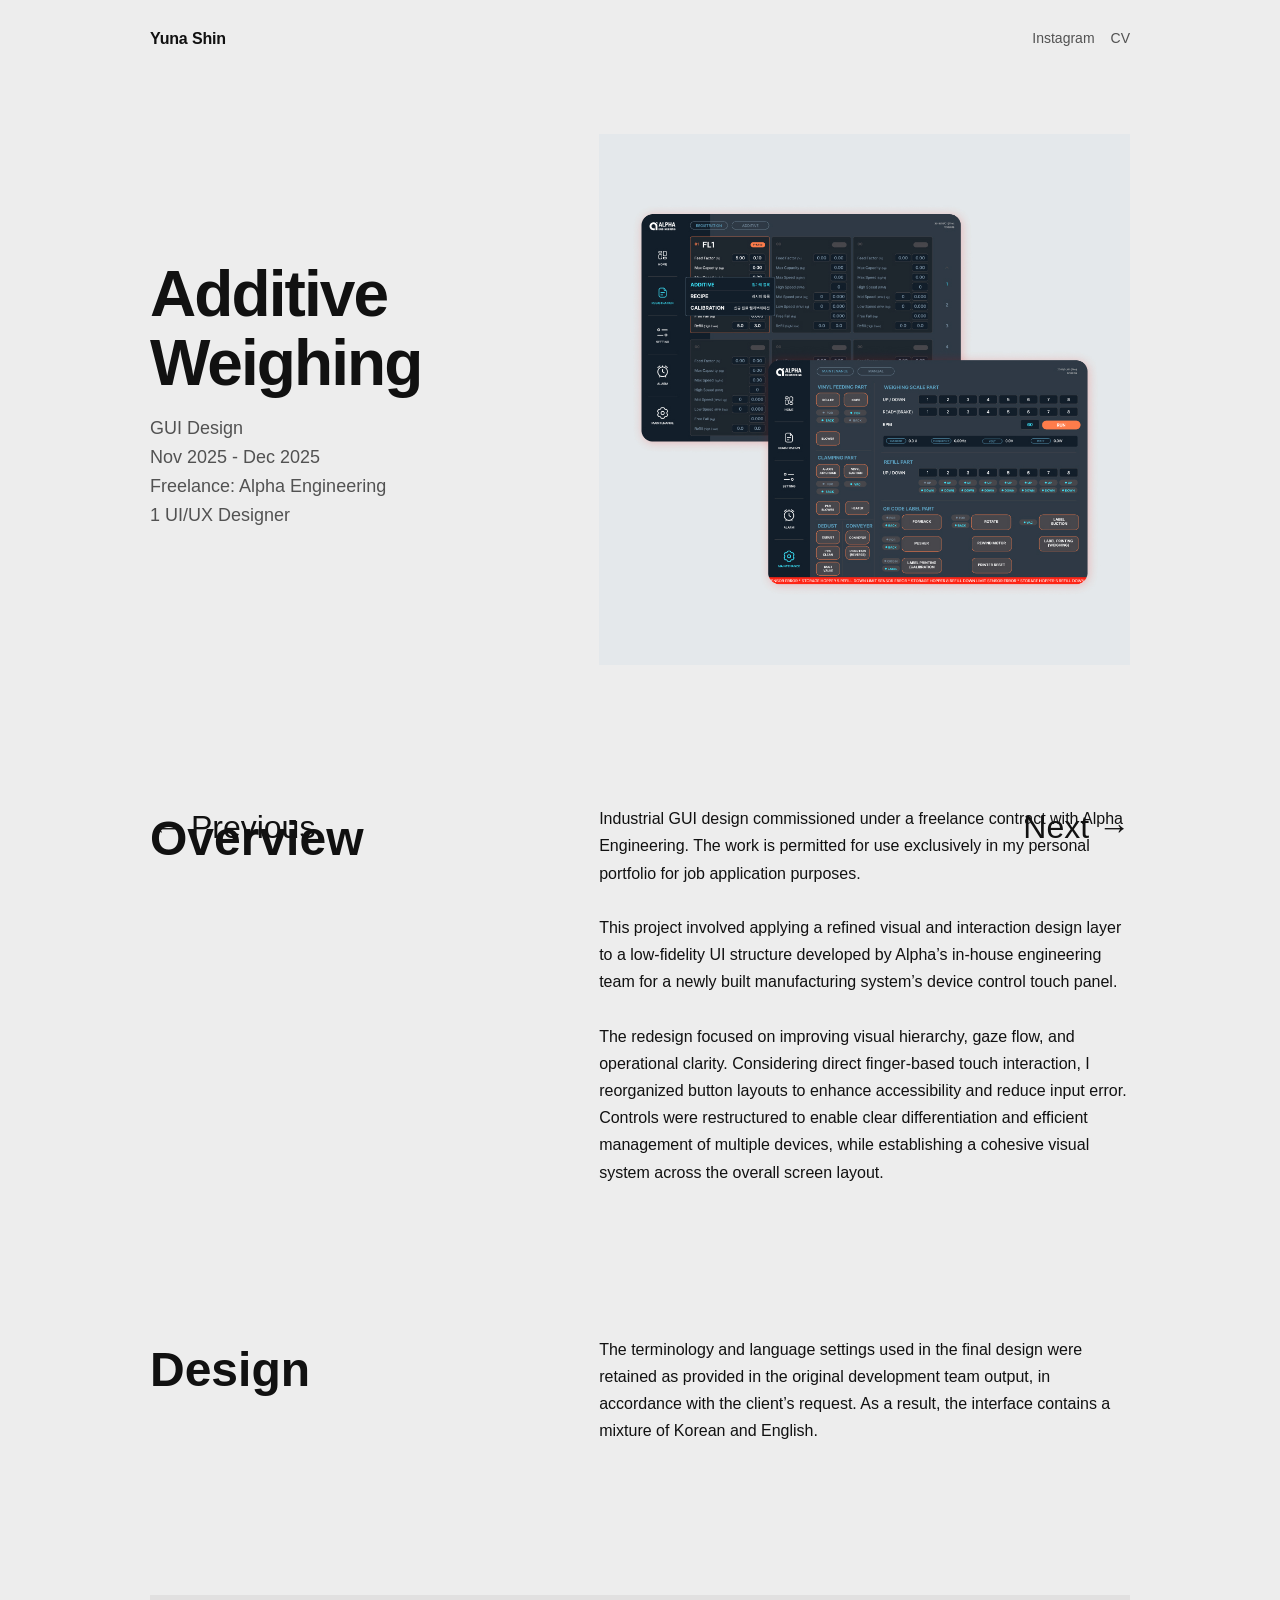
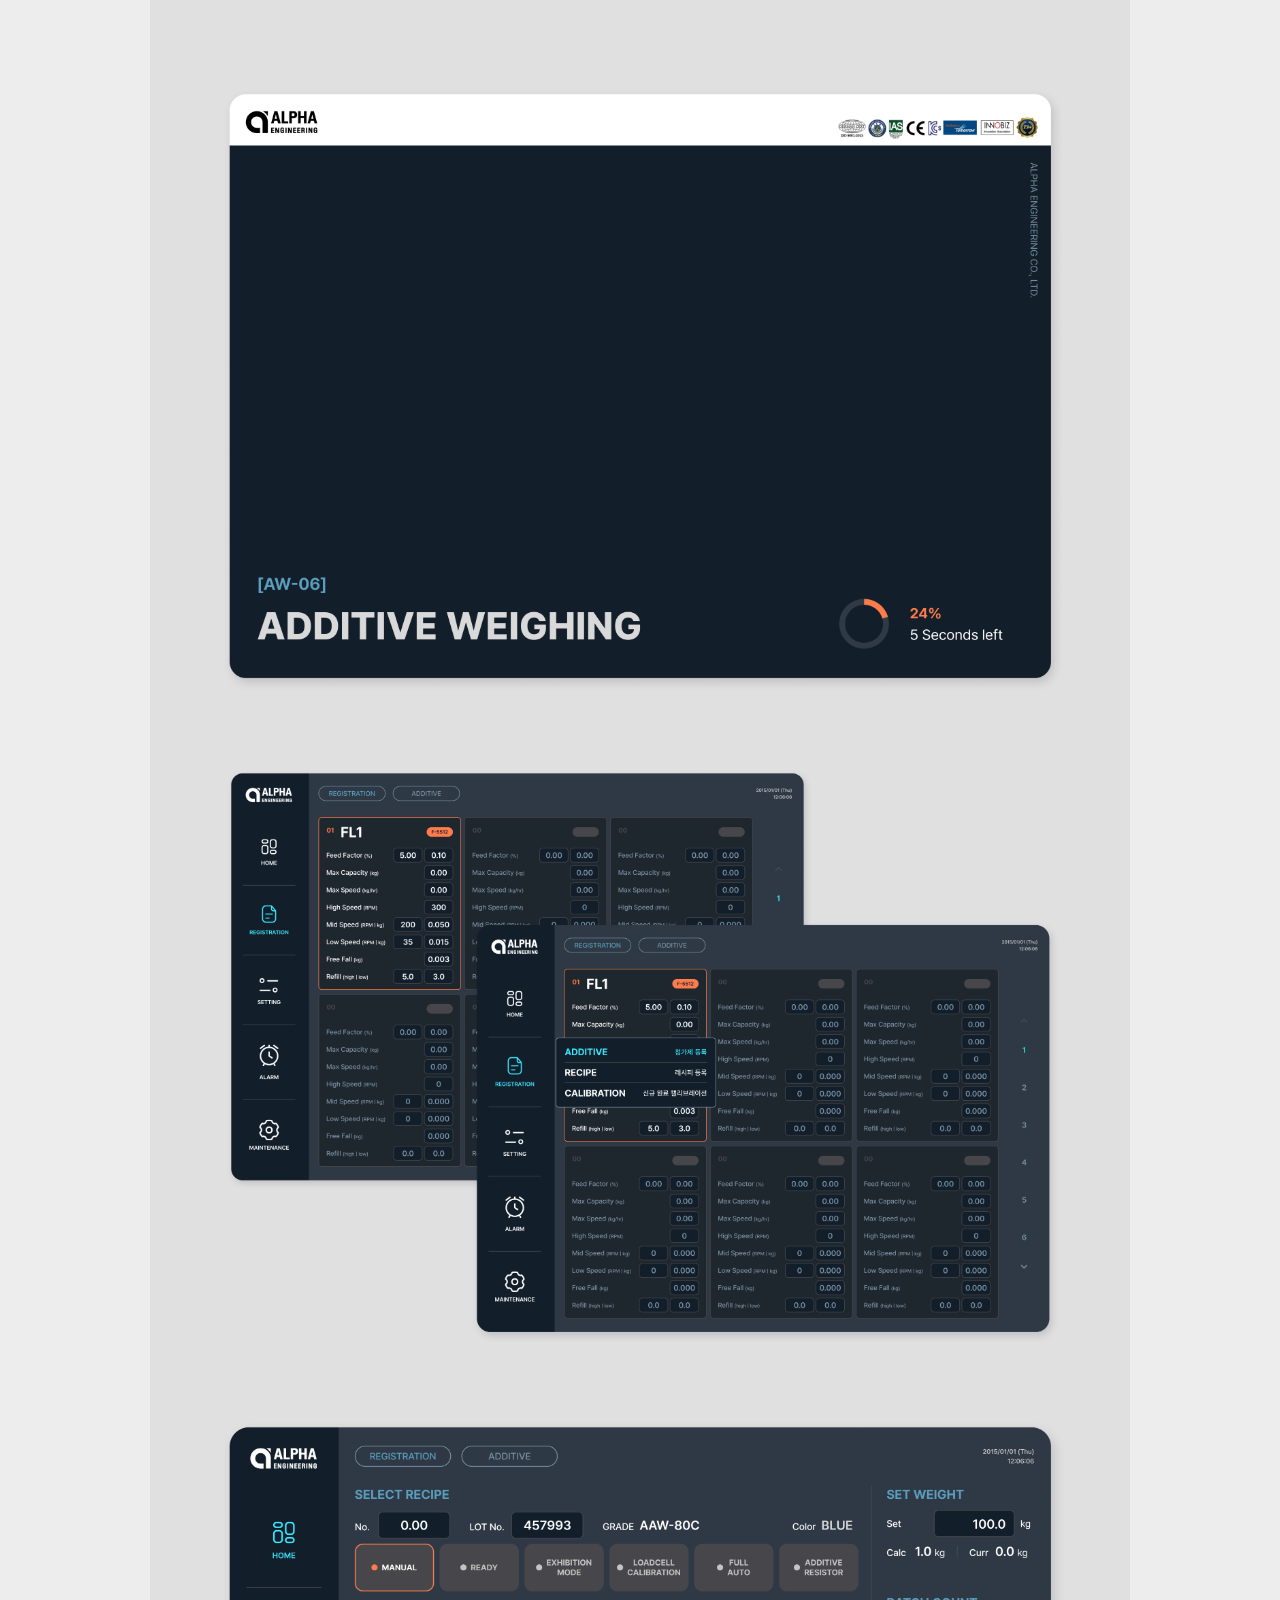
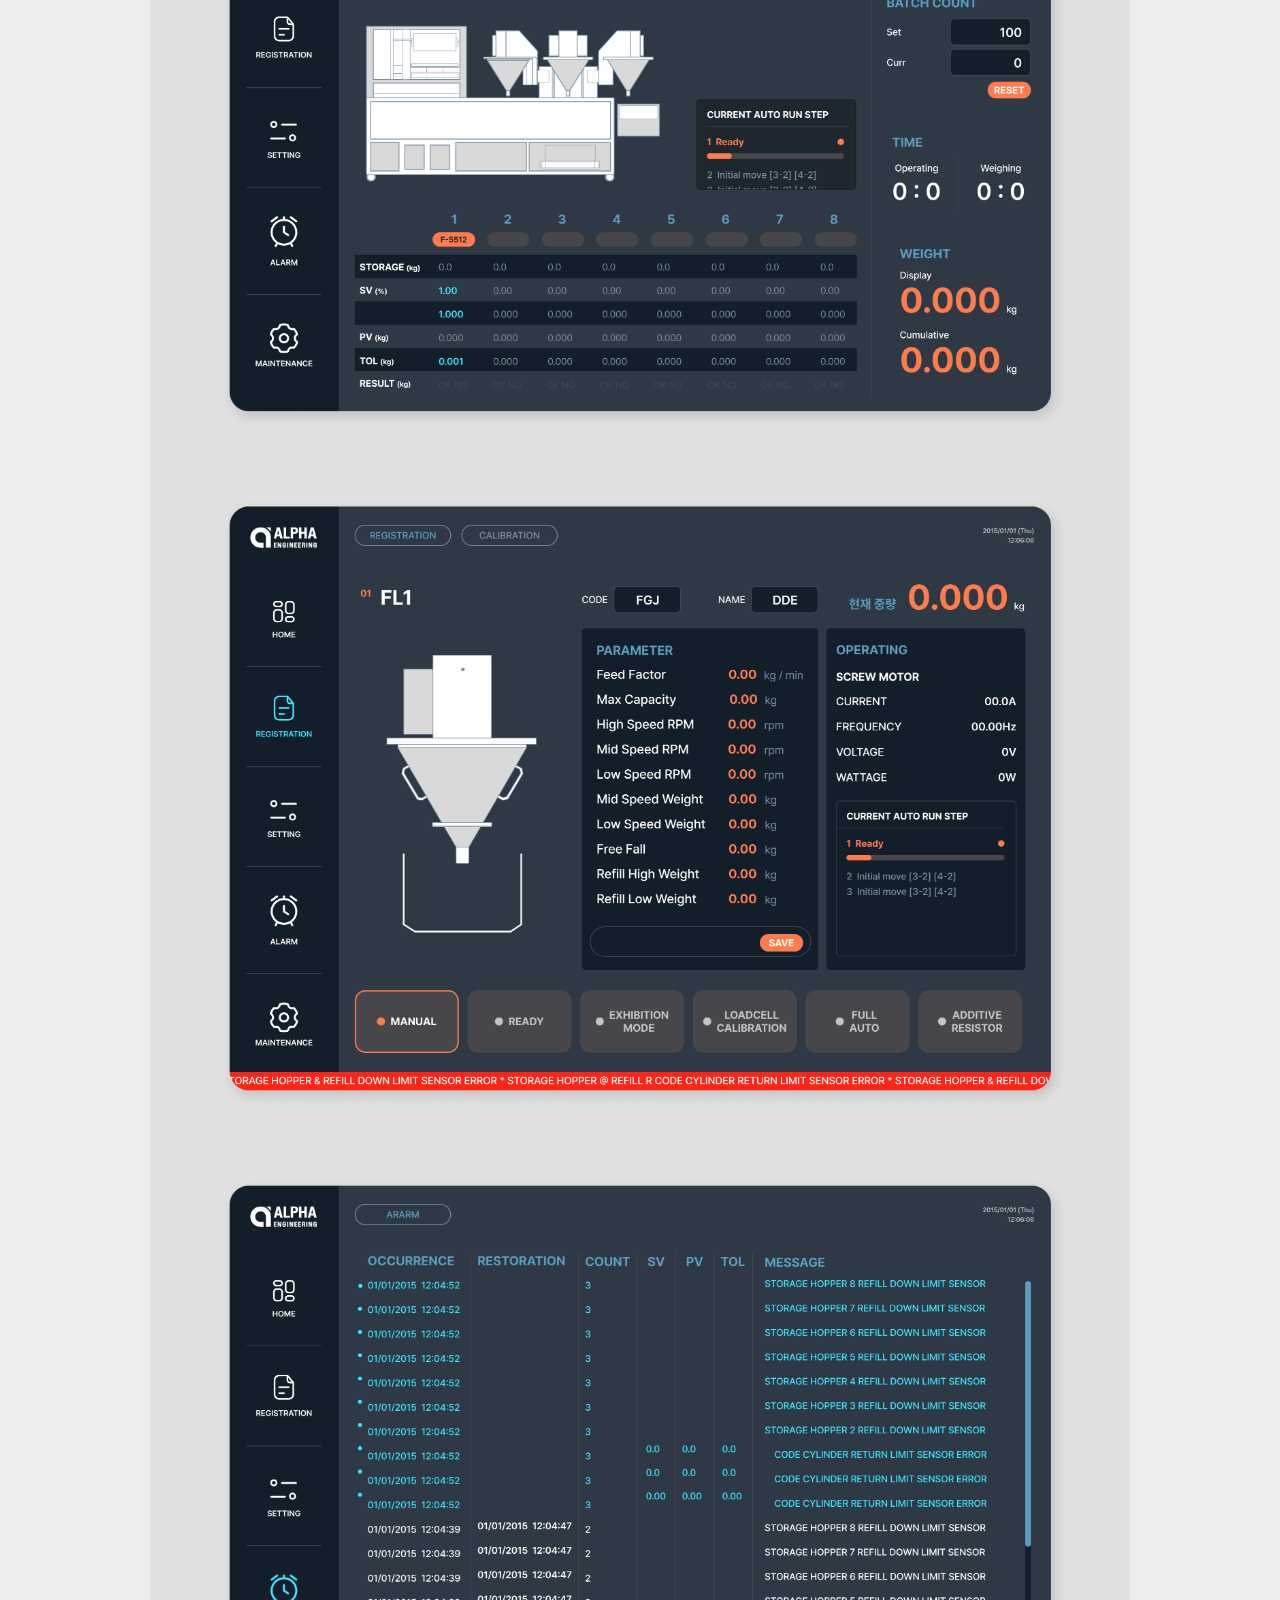
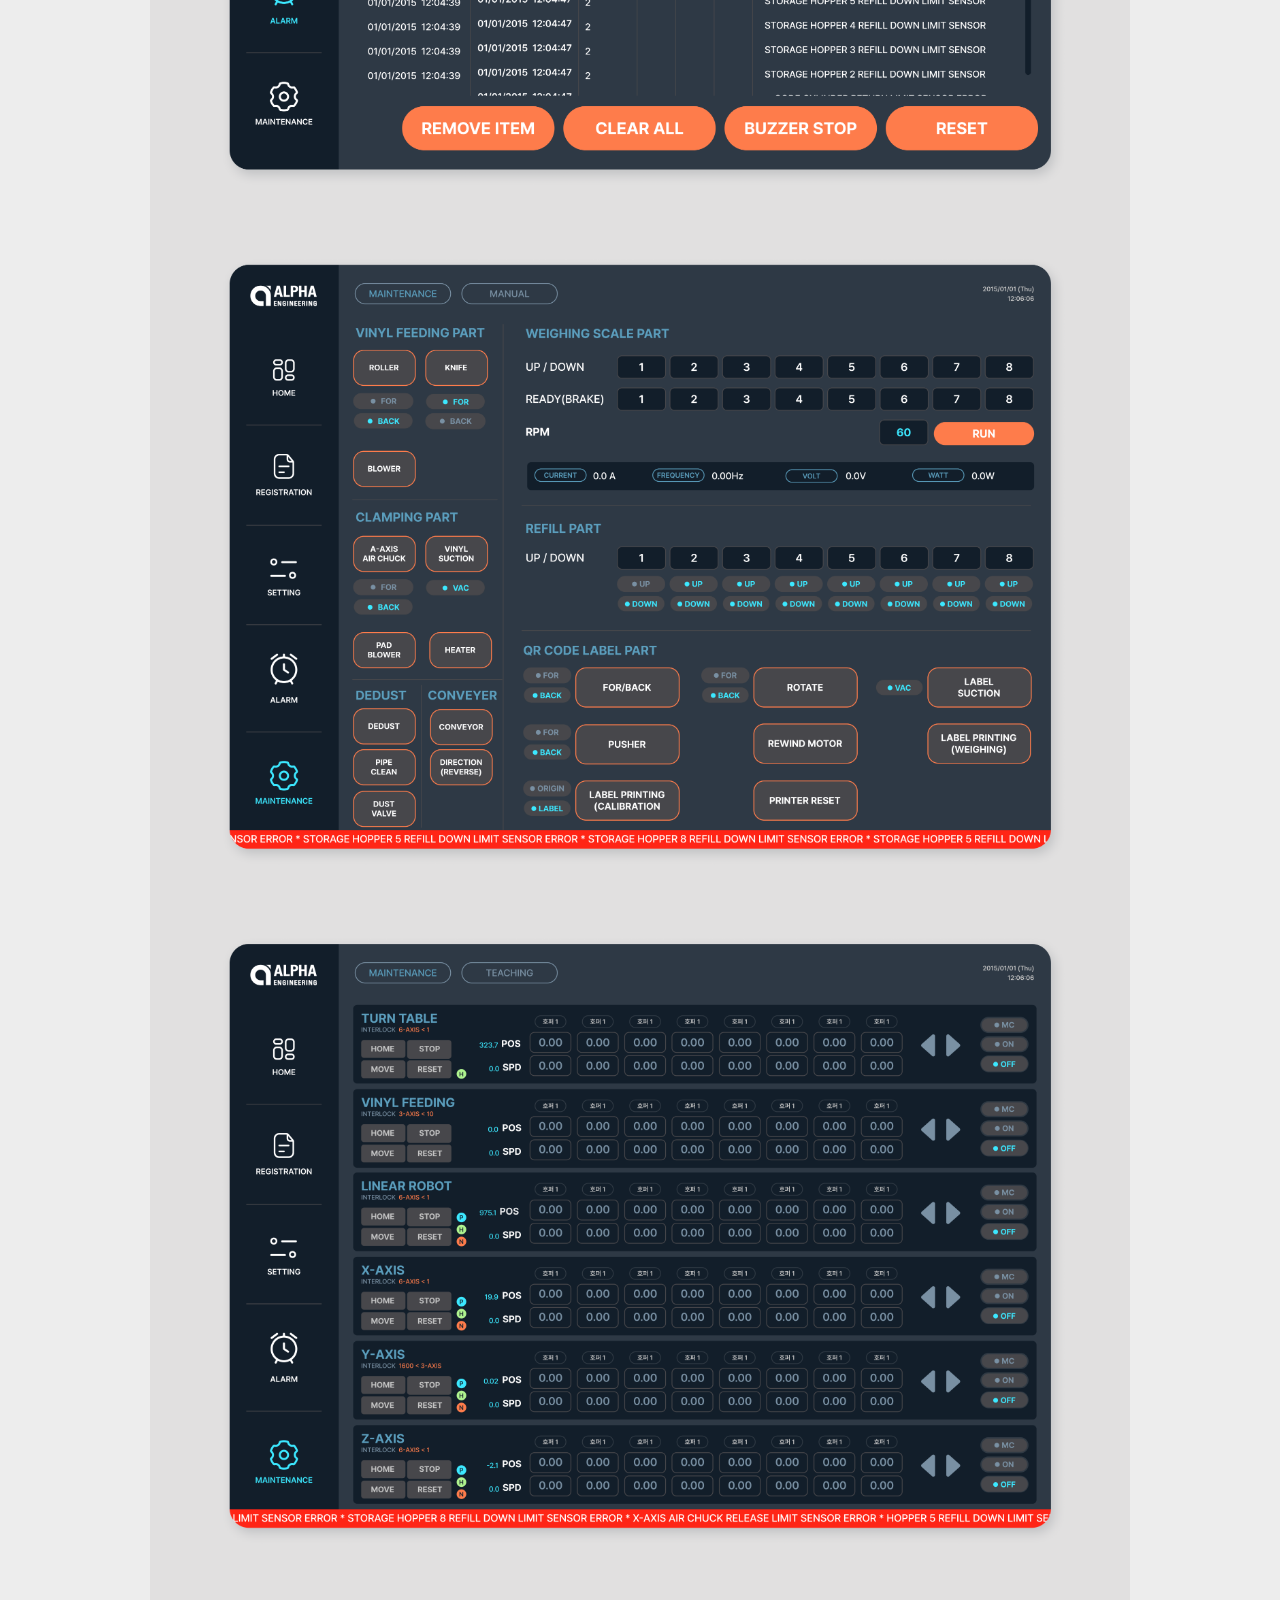
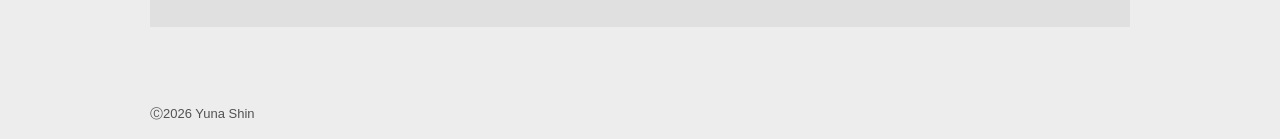
<file: pages/Additive weighing.html>
<!DOCTYPE html>
<html lang="en">
<head>
  <meta charset="UTF-8">
  <meta name="viewport" content="width=device-width, initial-scale=1.0">
  <title>Additive Weighing</title>

  <link rel="stylesheet" href="../Style/style.css">
  <link rel="stylesheet" href="../Style/case.css">
</head>

<body>
  <header class="site-header">
    <div class="container header-inner">
      <a class="logo" href="../index.html">Yuna Shin</a>
      <nav class="nav">
        <a href="https://www.instagram.com/yyunashinyunaa/" target="_blank" rel="noopener">Instagram</a>
        <a href="../2026_CV_Eng.pdf" target="_blank" rel="noopener">CV</a>
      </nav>
    </div>
  </header>

  <main>

    <!-- HERO -->
    <section class="cs-hero container">
      <div class="cs-hero-left">
        <h1 class="cs-title">Additive Weighing</h1>
        <p class="cs-sub">GUI Design<br>Nov 2025 - Dec 2025<br>Freelance: Alpha Engineering
          <br>1 UI/UX Designer
        </p>
      </div>
      <div class="cs-hero-right">
        <img src="../Images/additive-weighing-hero.jpg" alt="PtC hero">
      </div>
    </section>

    <!-- Overview -->
    <section class="cs-section container">
      <div class="cs-split">
        <h2>Overview</h2>
        <div class="cs-right">
          <p>
          Industrial GUI design commissioned under a freelance contract with Alpha Engineering. The work is permitted for use exclusively in my personal portfolio for job application purposes.
          <br><br>This project involved applying a refined visual and interaction design layer to a low-fidelity UI structure developed by Alpha’s in-house engineering team for a newly built manufacturing system’s device control touch panel.
          <br><br>The redesign focused on improving visual hierarchy, gaze flow, and operational clarity. Considering direct finger-based touch interaction, I reorganized button layouts to enhance accessibility and reduce input error. Controls were restructured to enable clear differentiation and efficient management of multiple devices, while establishing a cohesive visual system across the overall screen layout.

          </p>
        </div>
      </div>
    </section>

    <!-- Design -->
    <section class="cs-section container">
      <div class="cs-split">
        <h2>Design</h2>
        <div class="cs-right">
          <p>The terminology and language settings used in the final design were retained as provided in the original development team output, in accordance with the client’s request. As a result, the interface contains a mixture of Korean and English.
          </p>
          </div>
      </div>
    </section>

    <!-- Gallery (also stacked big) -->
    <section class="cs-image-full container">
        <img src="../Images/additive-weighing-02.png" alt="">
    </section>


    <!-- Pager -->
    <section class="cs-pager container">
      <a class="pager-link" href="./Ripple.html">← Previous</a>
      <a class="pager-link" href="./Another Audience.html">Next →</a>
    </section>

  </main>

  <footer class="site-footer">
    <div class="container site-footer-container">
      <span class="muted">Ⓒ<span id="y"></span> Yuna Shin</span>
    </div>
  </footer>

  <script>
    document.getElementById("y").textContent = new Date().getFullYear();
  </script>
</body>
</html>
</file>
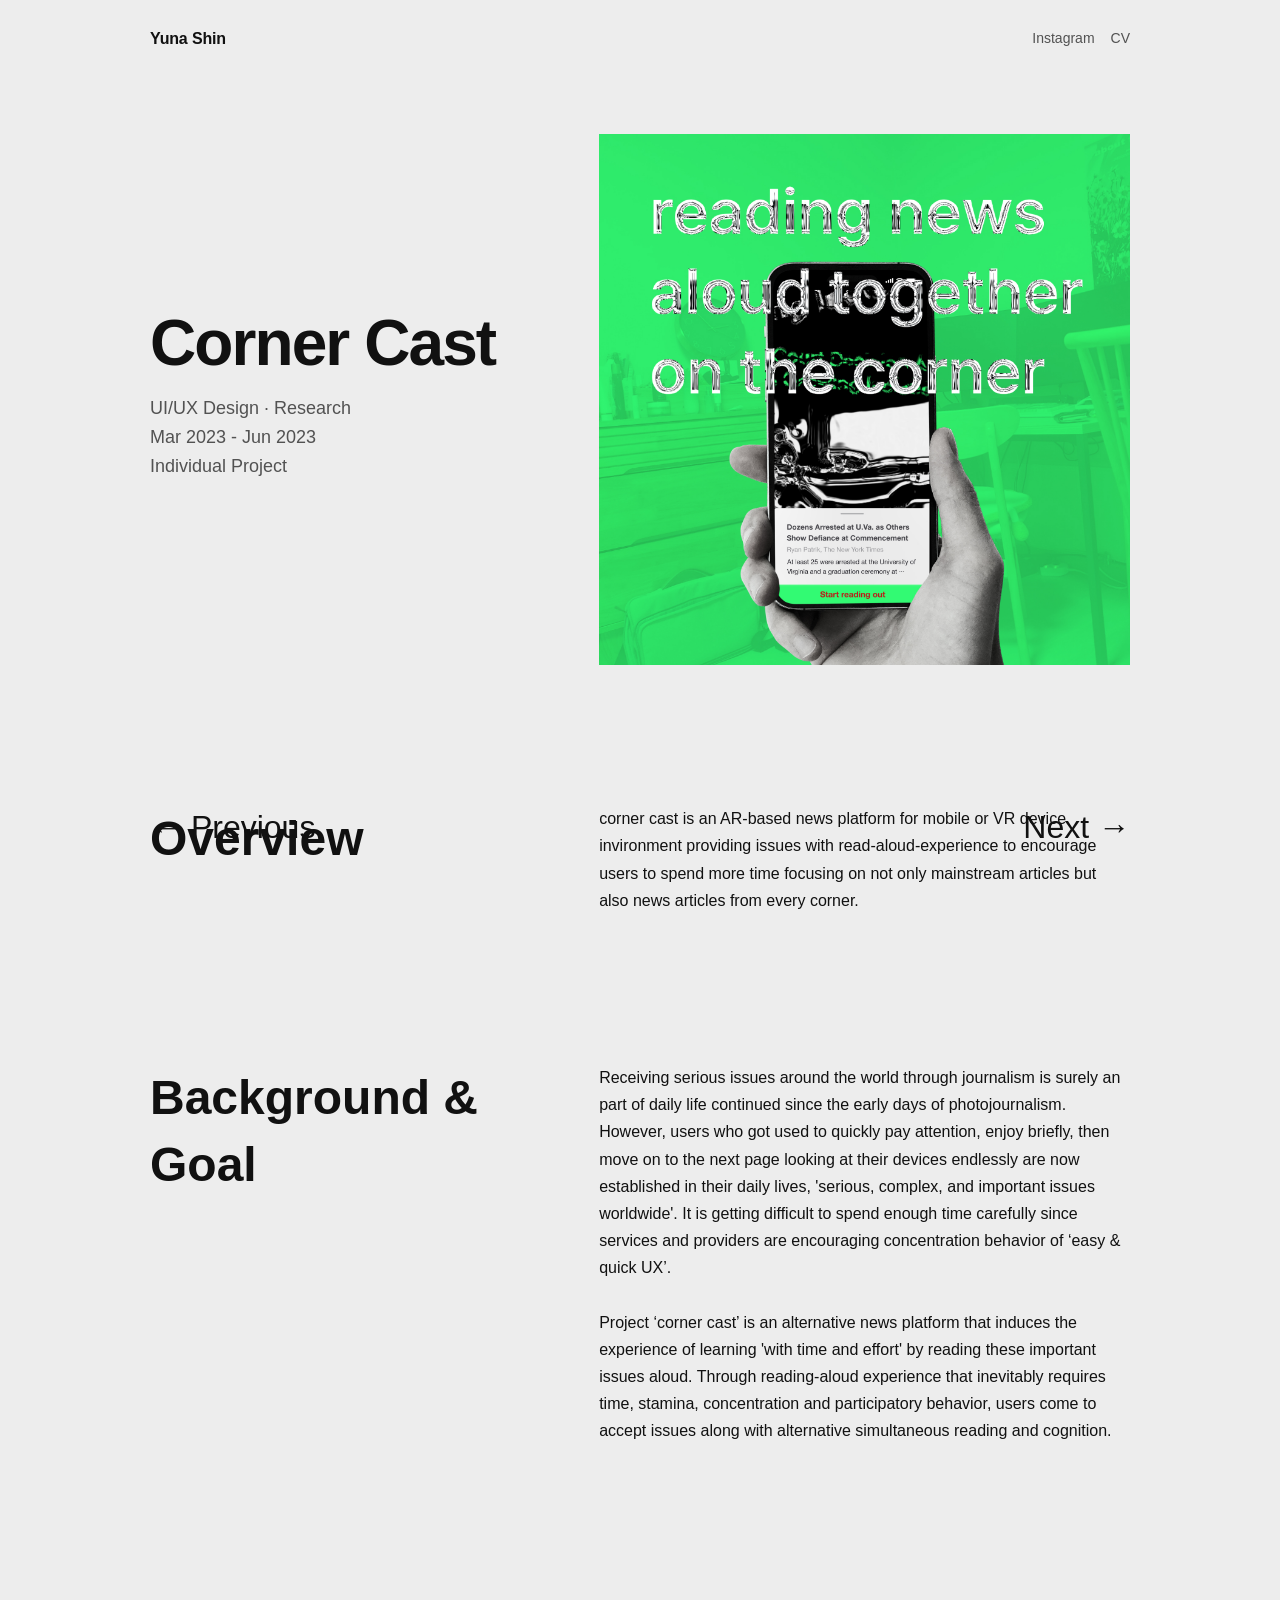
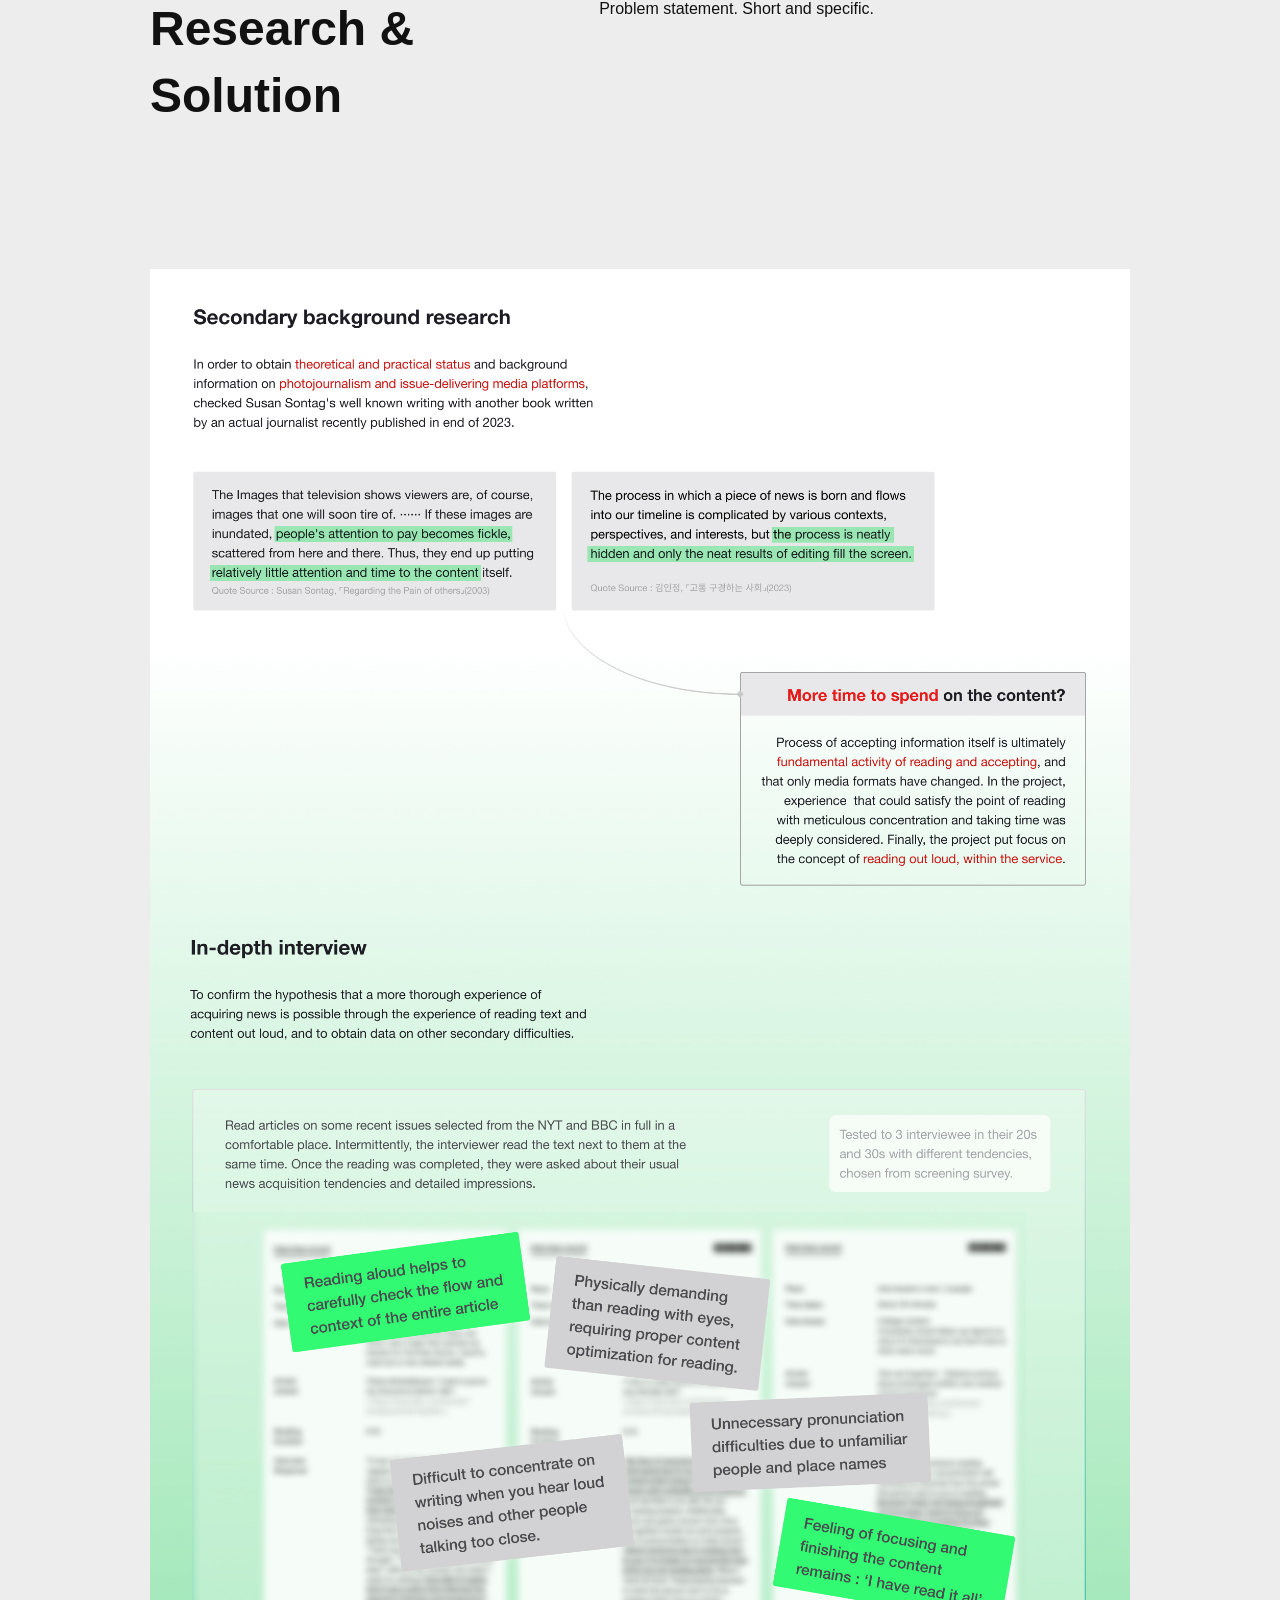
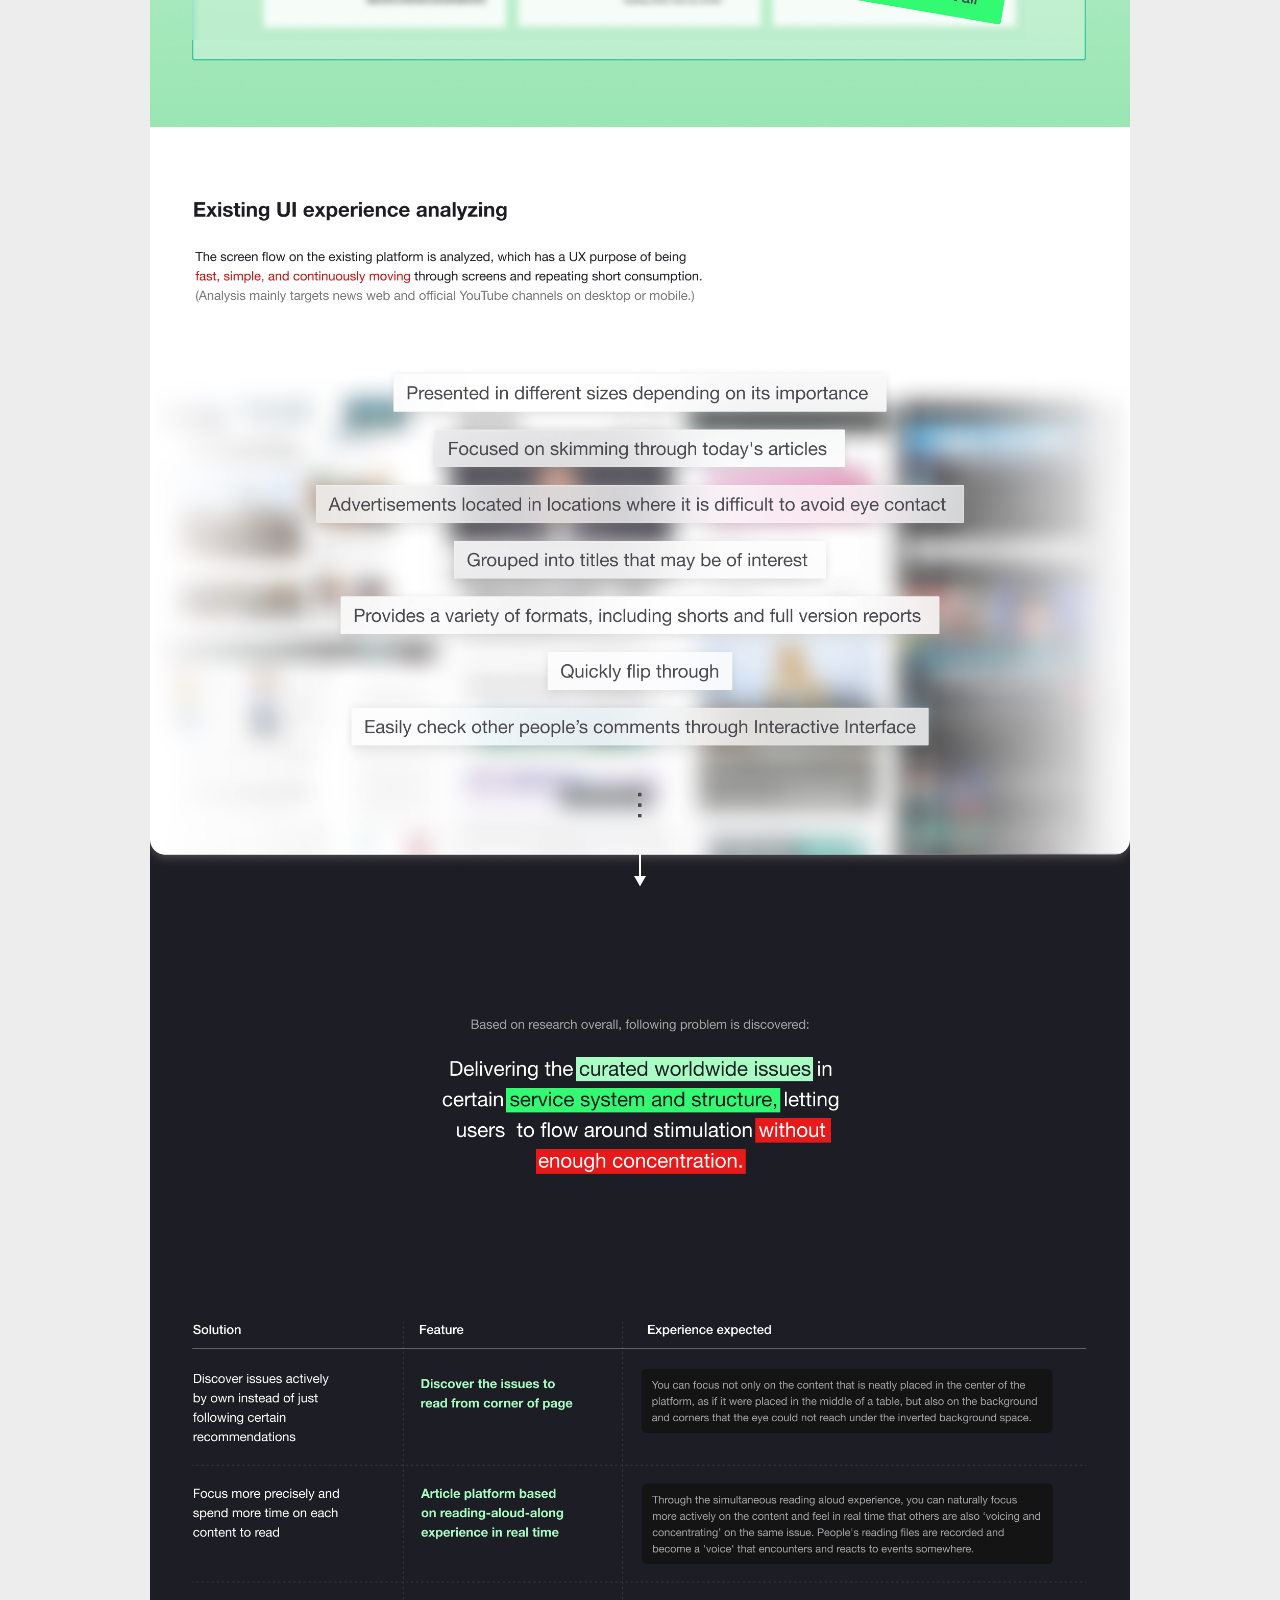
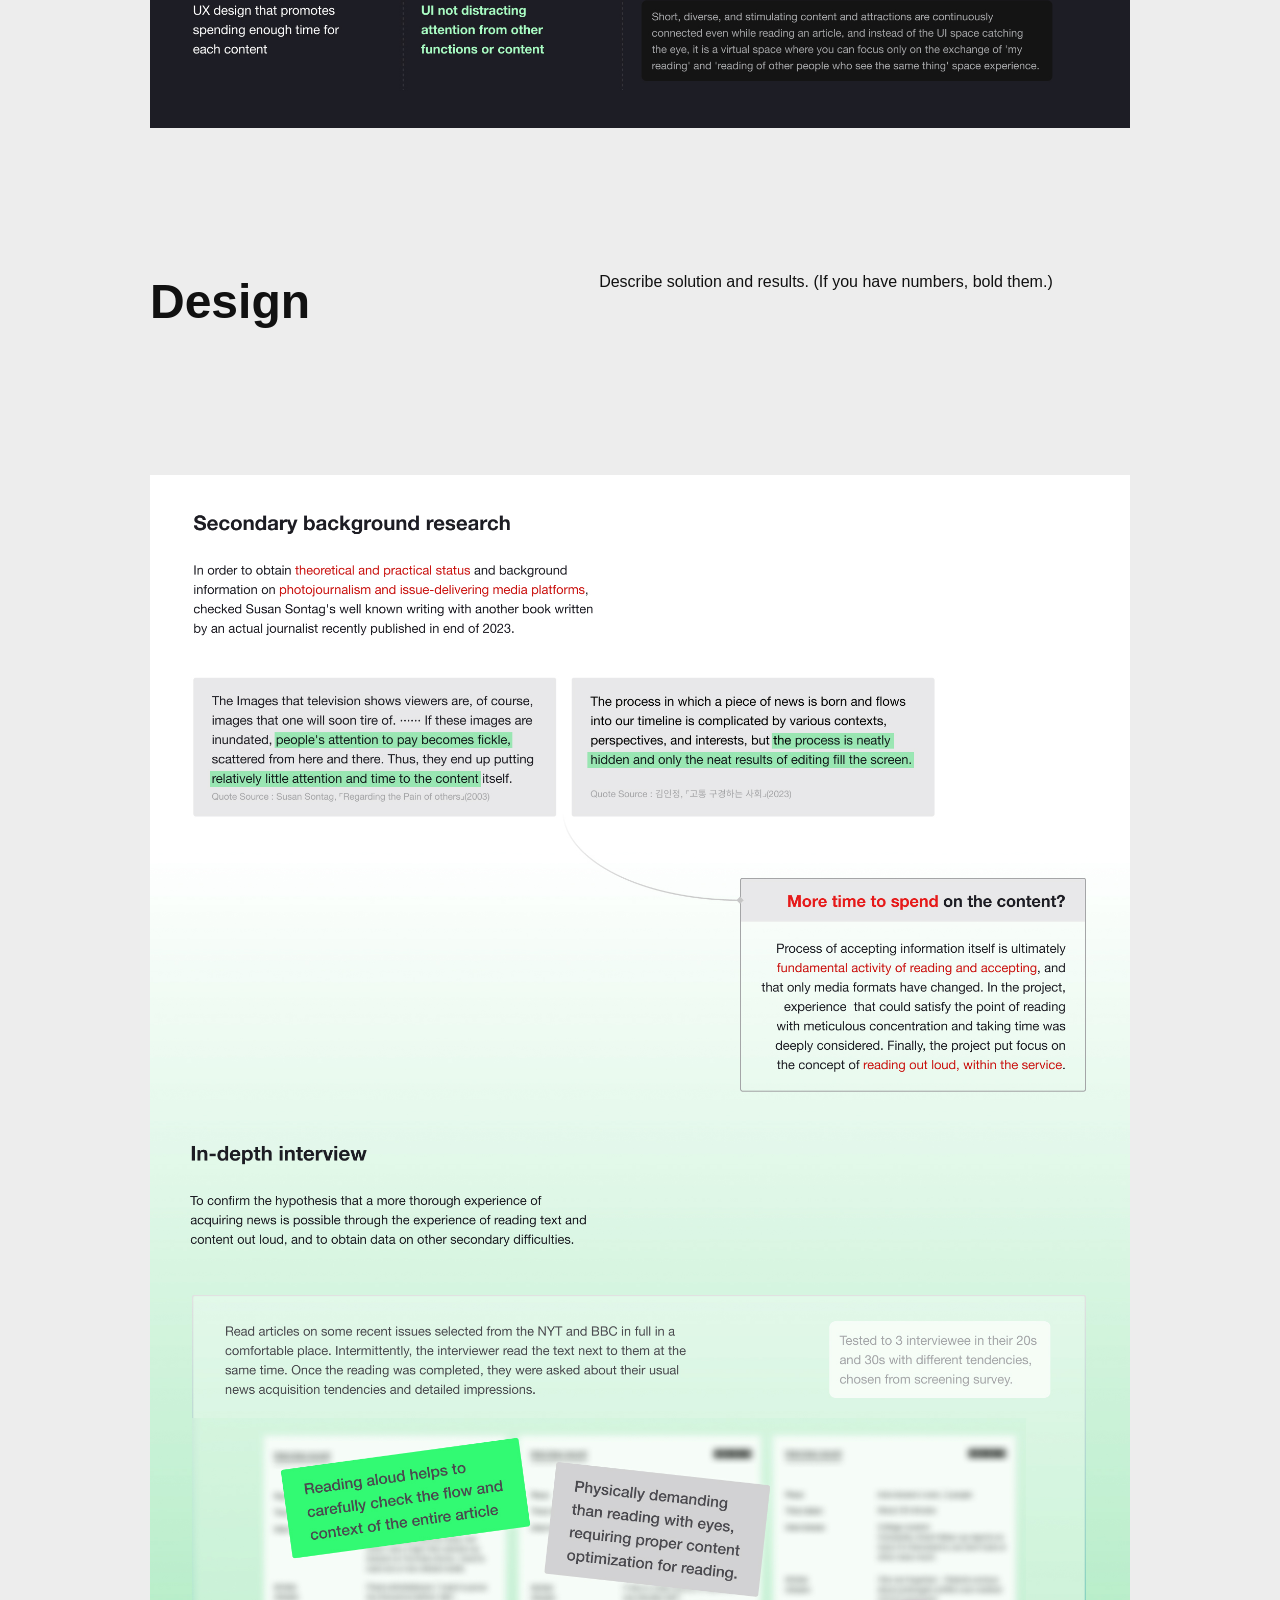
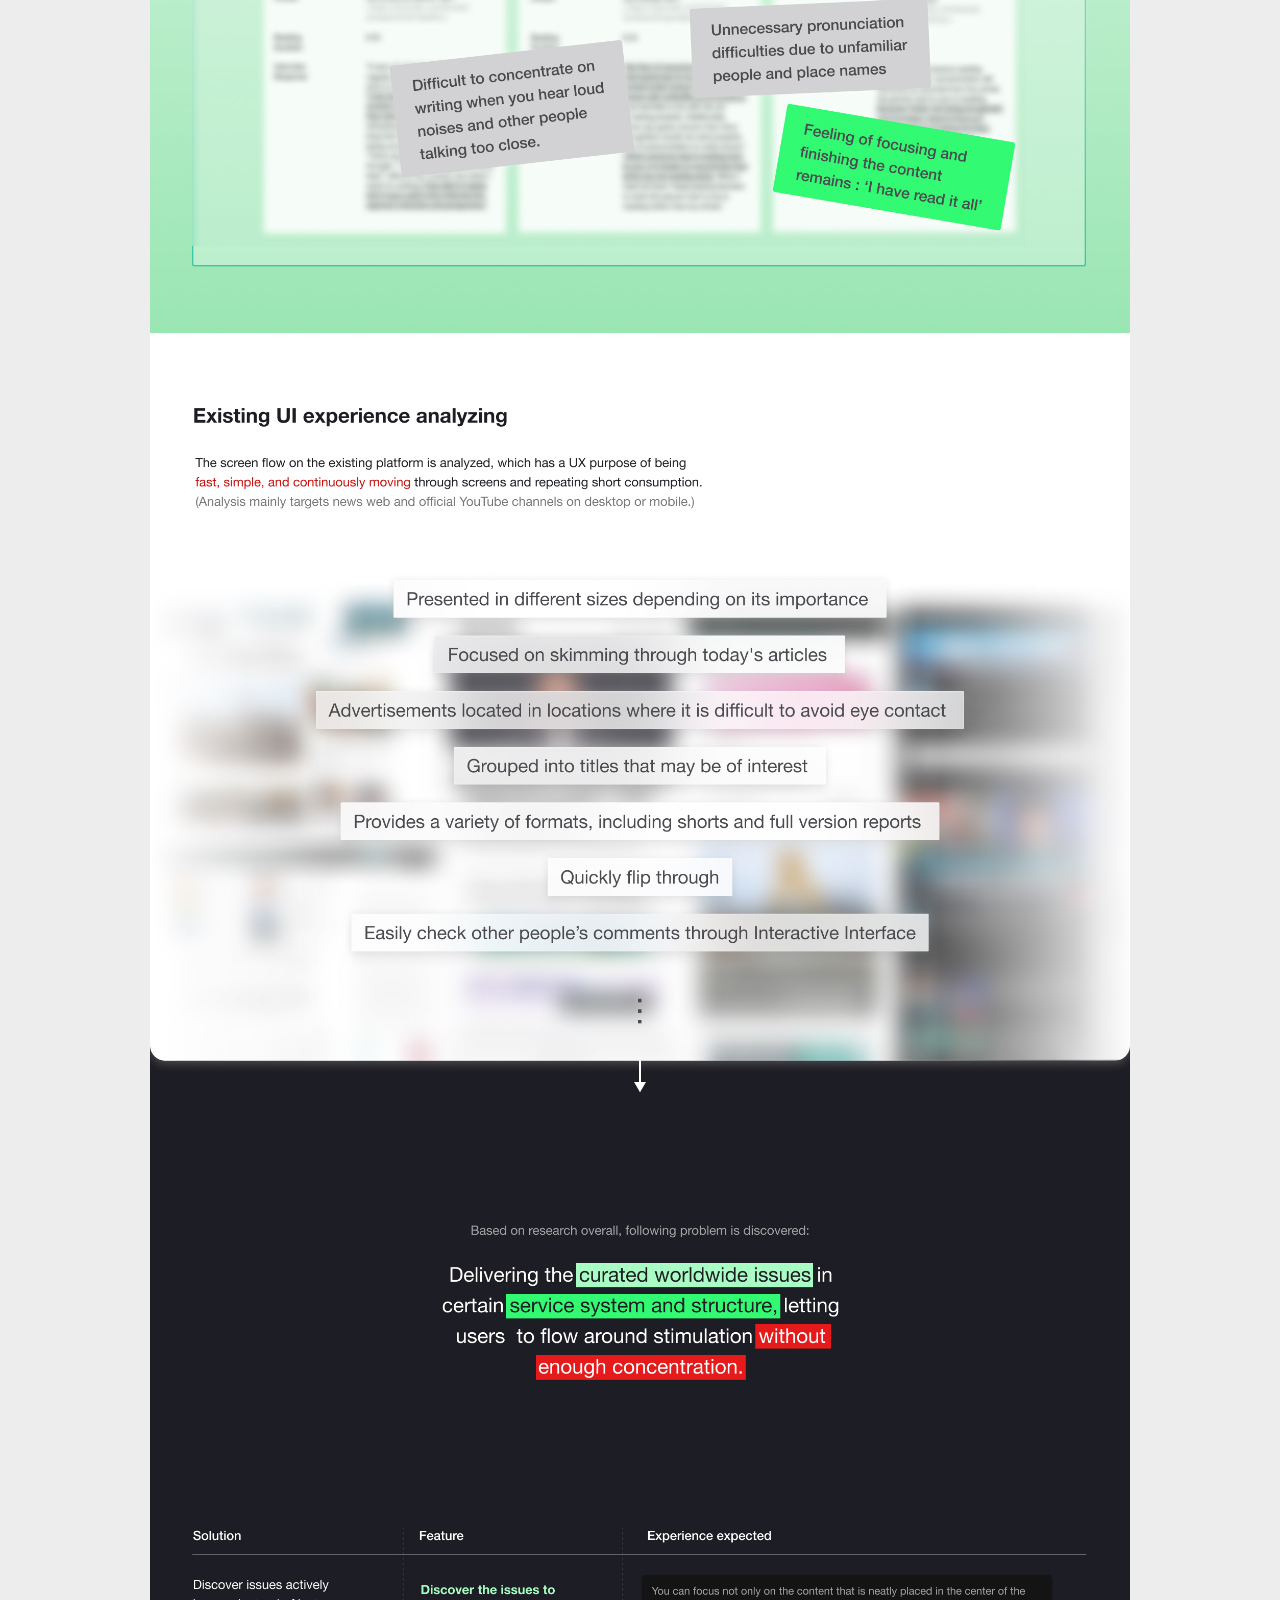
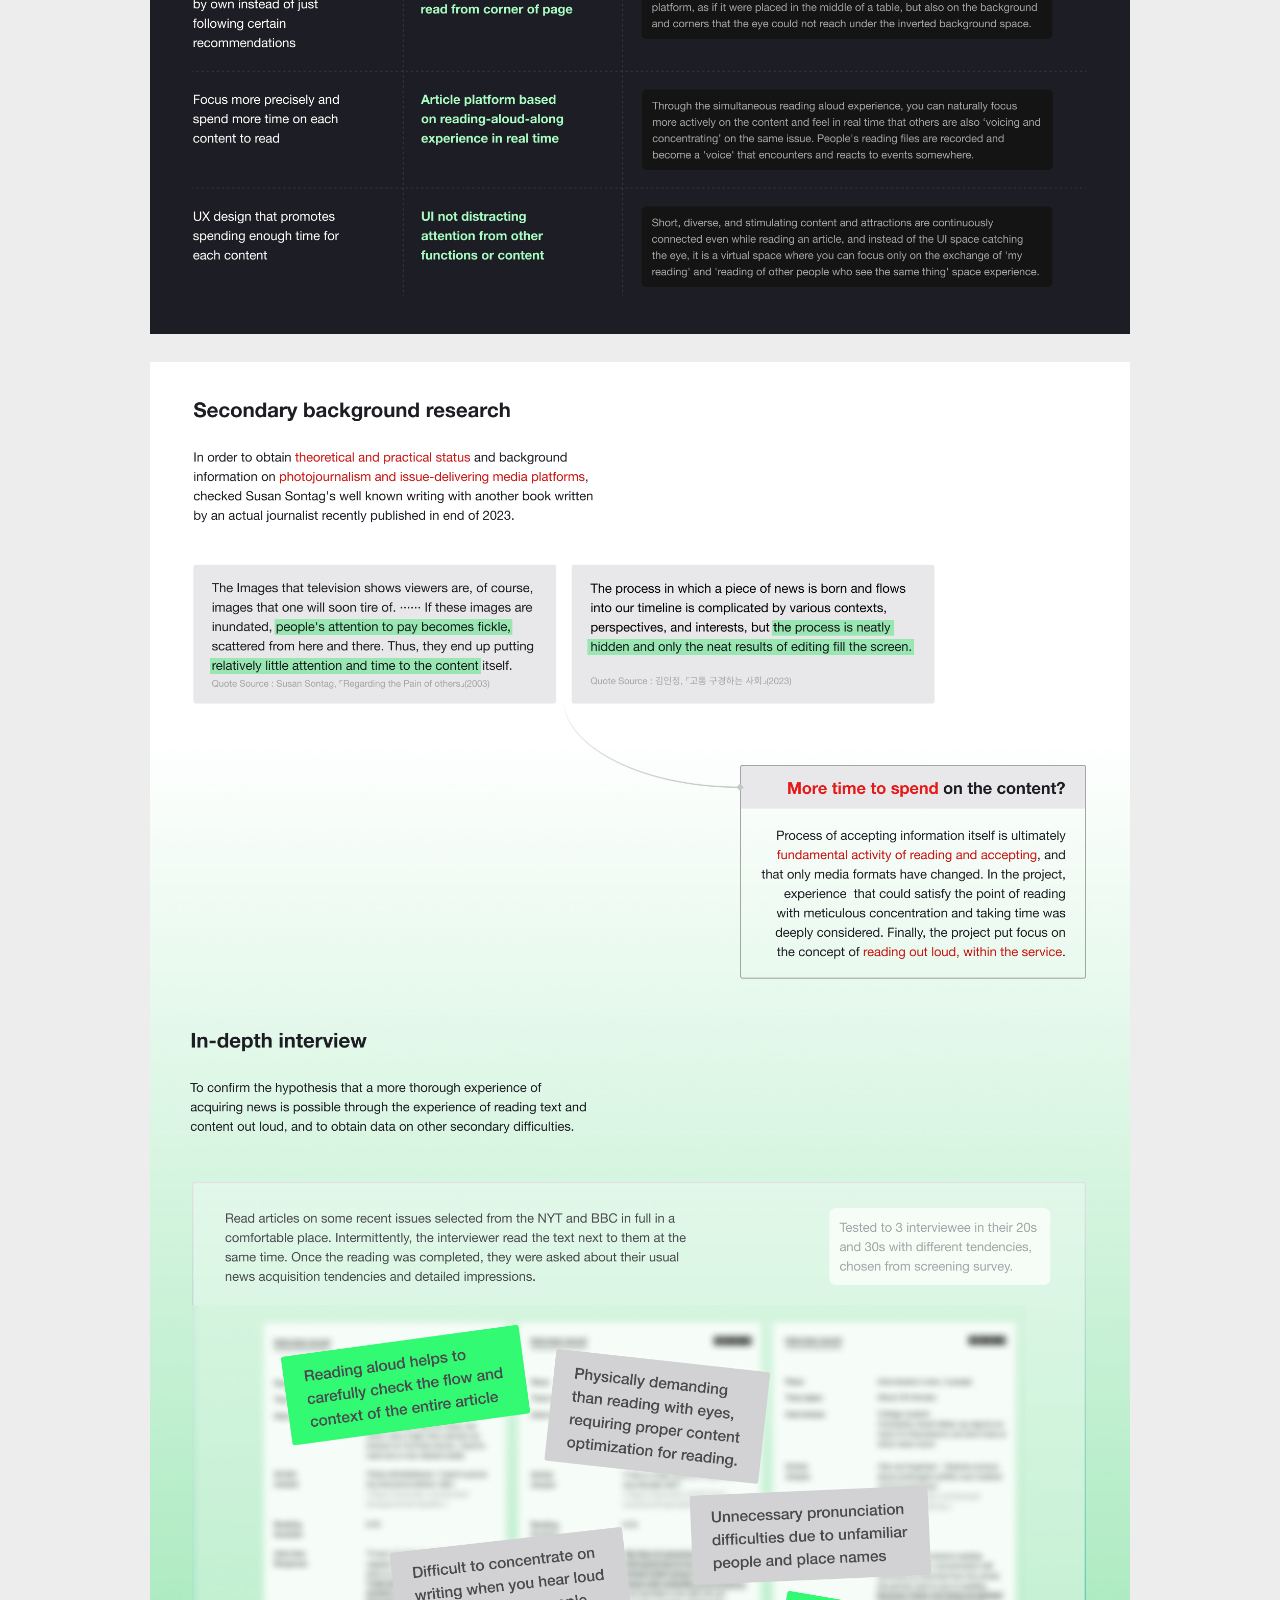
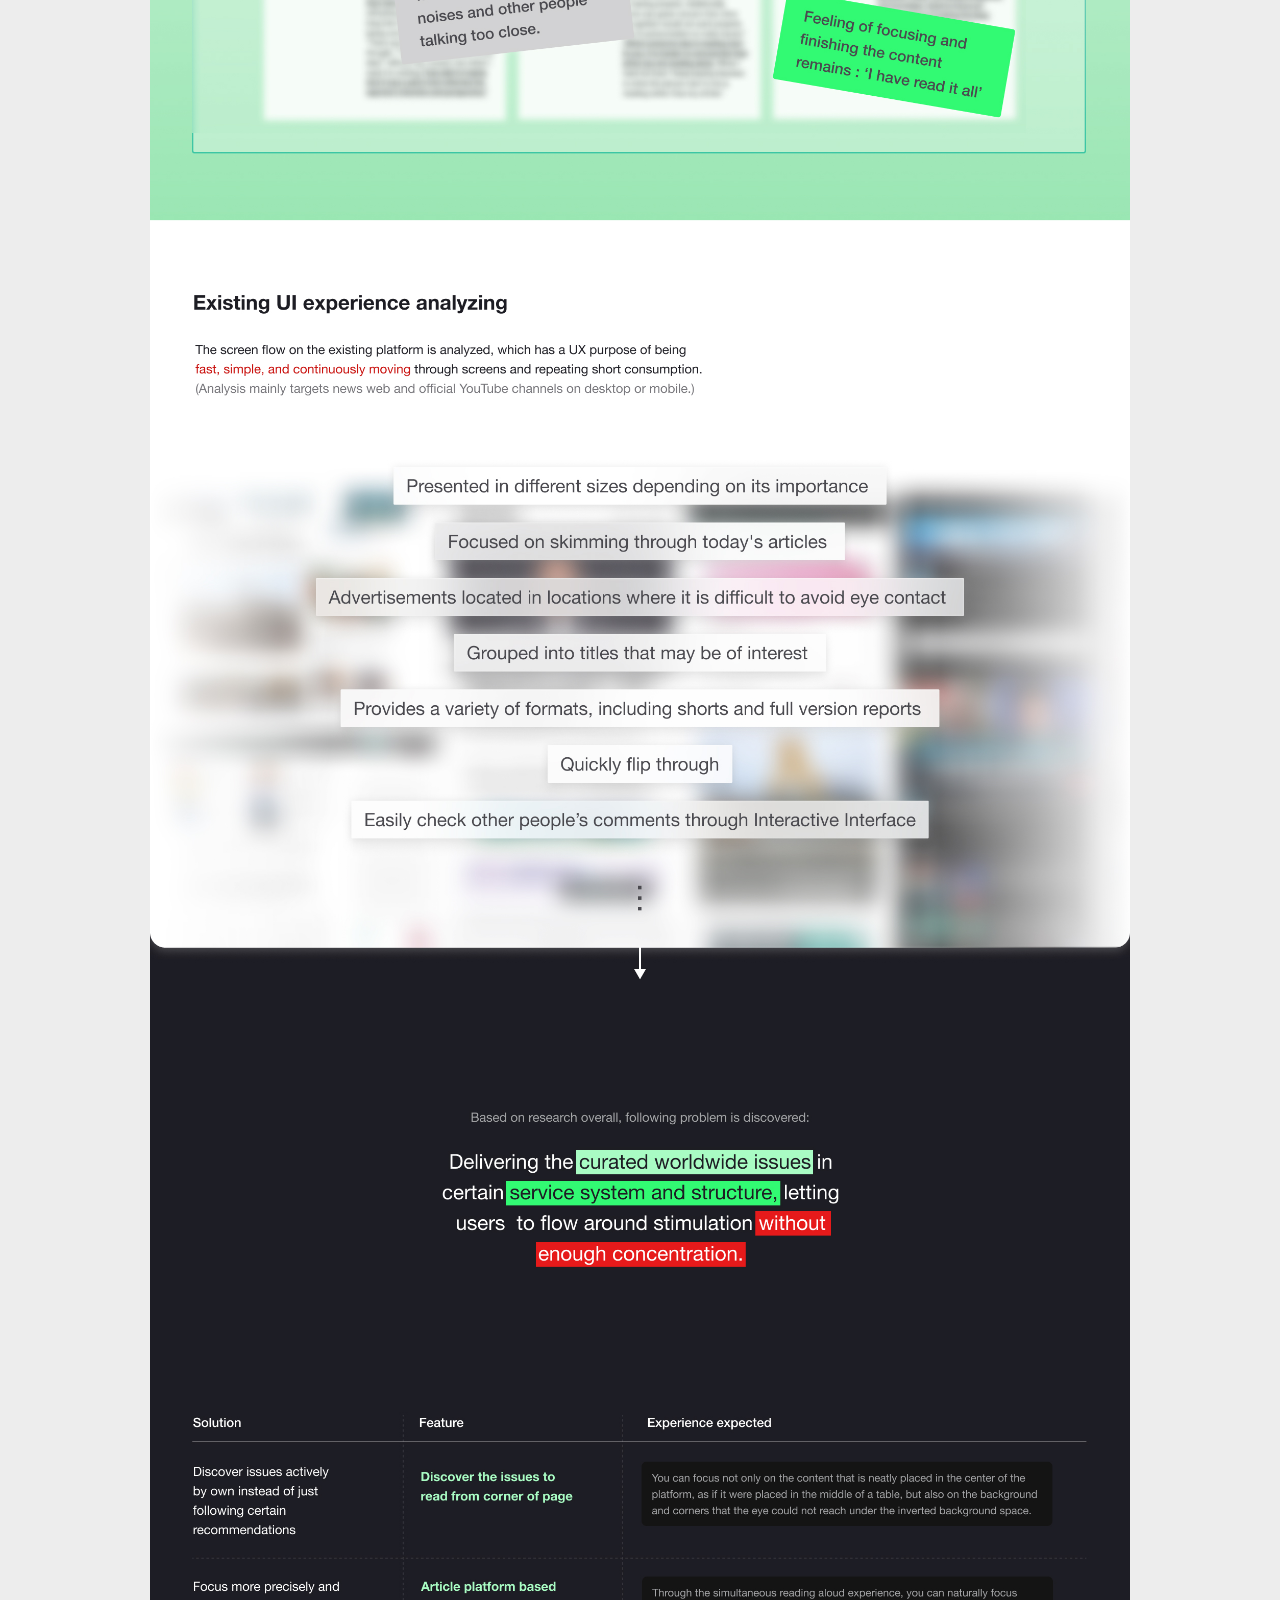
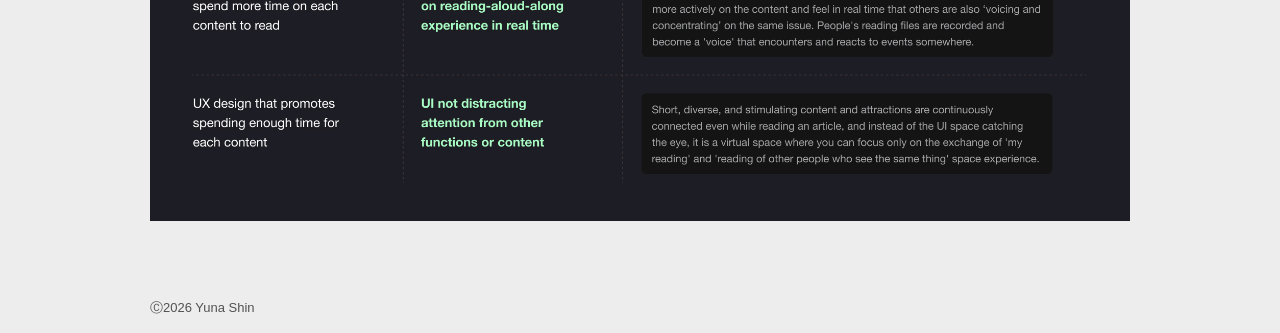
<file: pages/ansim-i.html>
<!DOCTYPE html>
<html lang="en">
<head>
  <meta charset="UTF-8">
  <meta name="viewport" content="width=device-width, initial-scale=1.0">
  <title>Corner Cast</title>

  <link rel="stylesheet" href="../Style/style.css">
  <link rel="stylesheet" href="../Style/case.css">
</head>

<body>
  <header class="site-header">
    <div class="container header-inner">
      <a class="logo" href="../index.html">Yuna Shin</a>
      <nav class="nav">
        <a href="https://www.instagram.com/yyunashinyunaa/" target="_blank" rel="noopener">Instagram</a>
        <a href="../2026_CV_Eng.pdf" target="_blank" rel="noopener">CV</a>
      </nav>
    </div>
  </header>

  <main>

    <!-- HERO -->
    <section class="cs-hero container">
      <div class="cs-hero-left">
        <h1 class="cs-title">Corner Cast</h1>
        <p class="cs-sub">UI/UX Design · Research<br>Mar 2023 - Jun 2023<br>Individual Project</p>
      </div>
      <div class="cs-hero-right">
        <img src="../Images/corner-cast-hero.jpg" alt="Corner Cast hero">
      </div>
    </section>

    <!-- Overview -->
    <section class="cs-section container">
      <div class="cs-split">
        <h2>Overview</h2>
        <div class="cs-right">
          <p>
            corner cast is an AR-based news platform for mobile or VR device invironment providing issues with read-aloud-experience to encourage users to spend more time focusing on not only mainstream articles but also news articles from every corner.
          </p>
        </div>
      </div>
    </section>

    <!-- Background & Goal -->
    <section class="cs-section container">
      <div class="cs-split">
        <h2>Background &amp; Goal</h2>
        <div class="cs-right">
          <p>
            Receiving serious issues around the world through journalism is surely an part of daily life continued since the early days of photojournalism. However, users who got used to quickly pay attention, enjoy briefly, then move on to the next page looking at their devices endlessly are now established in their daily lives, 'serious, complex, and important issues worldwide'. It is getting difficult to spend enough time carefully since services and providers are encouraging concentration behavior of ‘easy &amp; quick UX’.
            <br><br>
            Project ‘corner cast’ is an alternative news platform that induces the experience of learning 'with time and effort' by reading these important issues aloud. Through reading-aloud experience that inevitably requires time, stamina, concentration and participatory behavior, users come to accept issues along with alternative simultaneous reading and cognition.
          </p>
        </div>
      </div>
    </section>


    <!-- Research & Solution -->
    <section class="cs-section container">
      <div class="cs-split">
        <h2>Research &amp; Solution</h2>
        <div class="cs-right">
          <p>Problem statement. Short and specific.</p>
        </div>
      </div>
    </section>

    <section class="cs-image-full container">
        <img src="../Images/corner-cast-02.jpg" alt="">
    </section>



    <!-- Design -->
    <section class="cs-section container">
      <div class="cs-split">
        <h2>Design</h2>
        <div class="cs-right">
          <p>Describe solution and results. (If you have numbers, bold them.)</p>
        </div>
      </div>
    </section>

    <!-- Gallery (also stacked big) -->
    <section class="cs-image-full container">
        <img src="../Images/corner-cast-02.jpg" alt="">
        <img src="../Images/corner-cast-02.jpg" alt="">
    </section>


    <!-- Pager -->
    <section class="cs-pager container">
      <a class="pager-link" href="./prev.html">← Previous</a>
      <a class="pager-link" href="./next.html">Next →</a>
    </section>

  </main>

  <footer class="site-footer">
    <div class="container site-footer-container">
      <span class="muted">Ⓒ<span id="y"></span> Yuna Shin</span>
    </div>
  </footer>

  <script>
    document.getElementById("y").textContent = new Date().getFullYear();
  </script>
</body>
</html>
</file>
<file: Style/style.css>
:root{
  --bg: #ededed;
  --text: #111111;
  --muted: #6b6b6b;
  --border: #e8e8e8;

  --max: 980px;
  --page-pad: 80px;

  --header-bg: rgb(237, 237, 237);
  --tag-bg: #222;
  --tag-text: #fff;
}

*{ box-sizing: border-box; }

html{
  height: 100%;
  background: var(--bg);
}

body{
  min-height: 100vh;
  margin: 0;
  padding: 0 var(--page-pad);
  background: var(--bg);
  color: var(--text);
  font-family: -apple-system, BlinkMacSystemFont, "Segoe UI", Roboto, Helvetica, Arial,
               "Apple SD Gothic Neo", "Noto Sans KR", "Noto Sans", sans-serif;
  line-height: 1.4;

  display: flex;
  flex-direction: column;
}

main{ flex: 1; }

a{ color: inherit; text-decoration: none; }
a:hover{ text-decoration: underline; }

.container{
  max-width: var(--max);
  margin: 0 auto;
}

/* Header */
.site-header{
  position: sticky;
  top: 0;
  z-index: 10;
  background: none;
}

.header-inner{
  display: flex;
  align-items: center;
  justify-content: space-between;
  gap: 16px;
  padding: 28px 0 14px;
}

.logo{
  font-weight: 650;
  letter-spacing: -0.01em;
}

/* Nav */
.nav{
  display: flex;
  align-items: center;
  gap: 16px;
  font-size: 14px;
  color: var(--muted);
}

.nav a:hover{ color: var(--text); }

/* Hero */
.hero-section{
  padding: 44px 0 18px;
}

.hero-top h1{
  margin: 0 0 24px;
  font-size: 64px;
  line-height: 1.08;
  letter-spacing: -0.03em;
}

.hero-sub{
  margin: 12px 0 0;
  max-width: 75ch;
  font-size: 24px;
  line-height: 1.3;
  color: var(--muted);
}

/* Work grid */
.work-grid{
  margin-top: 48px;
  padding-bottom: 22px;

  display: grid;
  grid-template-columns: 1fr;
  gap: 64px 68px; /* row-gap / column-gap */
}

@media (min-width: 820px){
  .work-grid{ grid-template-columns: 1fr 1fr; }
}

/* Card */
.card{ overflow: hidden; }

.card-link{
  display: block;
  padding: 0;
}

.card-link:hover{ text-decoration: none; }

/* Square image */
.card-image{
  width: 100%;
  aspect-ratio: 1 / 1;
  overflow: hidden;
  margin-bottom: 18px;
  background: #ddd;
}

.card-image img{
  width: 100%;
  height: 100%;
  object-fit: cover;
  display: block;
}

/* Title + tags */
.card-title{
  display: flex;
  flex-direction: column;
  gap: 10px; /* 제목 ↔ 태그그룹 간격 */
}

.card-title h3{
  margin: 0;
  font-size: 20px;
  letter-spacing: -0.01em;
  line-height: 1.25;
}

.tag-group{
  display: flex;
  flex-wrap: wrap;
  gap: 6px; /* 태그들끼리 간격 */
}

.tag{
  font-size: 11px;
  color: var(--tag-text);
  background: var(--tag-bg);
  border: 1px solid var(--border);
  padding: 4px 8px;
  border-radius: 999px;
}

.tag-progress{
    background: #99199d;
    color:#fff;
    border-color:#ffffff;
}

.card-desc{
  margin: 8px 0 0;
  max-width: 70ch;
  font-size: 14px;
  color: var(--muted);
}

/* Footer */
.site-footer{
  width:100%
}
.site-footer-container{
  padding-top:8px;
  padding-bottom:16px;
  font-size:13px;
  color:var(--muted);
  text-align: left;
} 

/* Responsive */
@media (max-width: 820px){
  :root{ --page-pad: 28px; }
}

@media (max-width: 420px){
  :root{ --page-pad: 18px; }
  .hero-top h1{ font-size: 34px; }
  .nav{ gap: 12px; }
}
</file>
<file: Style/case.css>
:root{
  --muted: #525252;

  /* spacing */
  --space-2: 10px;
  --space-3: 12px;
  --space-4: 20px;
  --space-5: 70px;

  /* image spacing (요구사항: 별도 변수) */
  --img-gap: 28px;
}

/* HERO */
.cs-hero{
  display: grid;
  grid-template-columns: 1fr 1.4fr;
  gap: var(--space-5);
  align-items: center;
  padding: var(--space-5) 0;
}
.cs-hero img{ width: 100%; display: block; }

.cs-title{
  margin: 0 0 var(--space-2);
  margin-bottom: 16px;
  font-size: 64px;
  letter-spacing: -0.03em;
  line-height: 1.08;
}

.cs-sub{
  font-size: 18px;
  color: var(--muted);
  line-height: 1.6;
  margin: 0 0 var(--space-2);
}

/* SECTION padding */
.cs-section{ padding: var(--space-5) 0; }

/* Split grid: left title / right content */
.cs-split{
  display: grid;
  grid-template-columns: 1fr 1.4fr;
  gap: var(--space-5);
  align-items: start;
}

/* left column */
.cs-split h2{
  margin: 0;
  font-size: 48px;
}

/* right column text rhythm */
.cs-right p{
  margin: 0 0 var(--space-2);
  line-height: 1.7;
}

/* 이미지 full width (container 기준 가득) */
.cs-image-full{
  padding: var(--space-5) 0;
  display: flex;
  flex-direction: column;
  gap: var(--img-gap);
}

.cs-image-full img{
  width: 100%;
  display: block;
}

.cs-pager{
    position:fixed;
    left:40px;
    right:40px;
    bottom:30px;

    display:flex;
    align-items:center;
    justify-content: space-between;
    padding-bottom:var(--space-4);
    font-size: 32px;

}
/* Responsive: stack title over content */
@media (max-width: 1100px){
  .cs-hero{ grid-template-columns: 1fr; gap: var(--space-3); }
  .cs-split{ grid-template-columns: 1fr; gap: var(--space-3); }
  .cs-left-empty{ display: none; }
  .cs-split h2{ font-size: 28px; }
  .cs-title{ font-size: 34px; }
}
</file>
